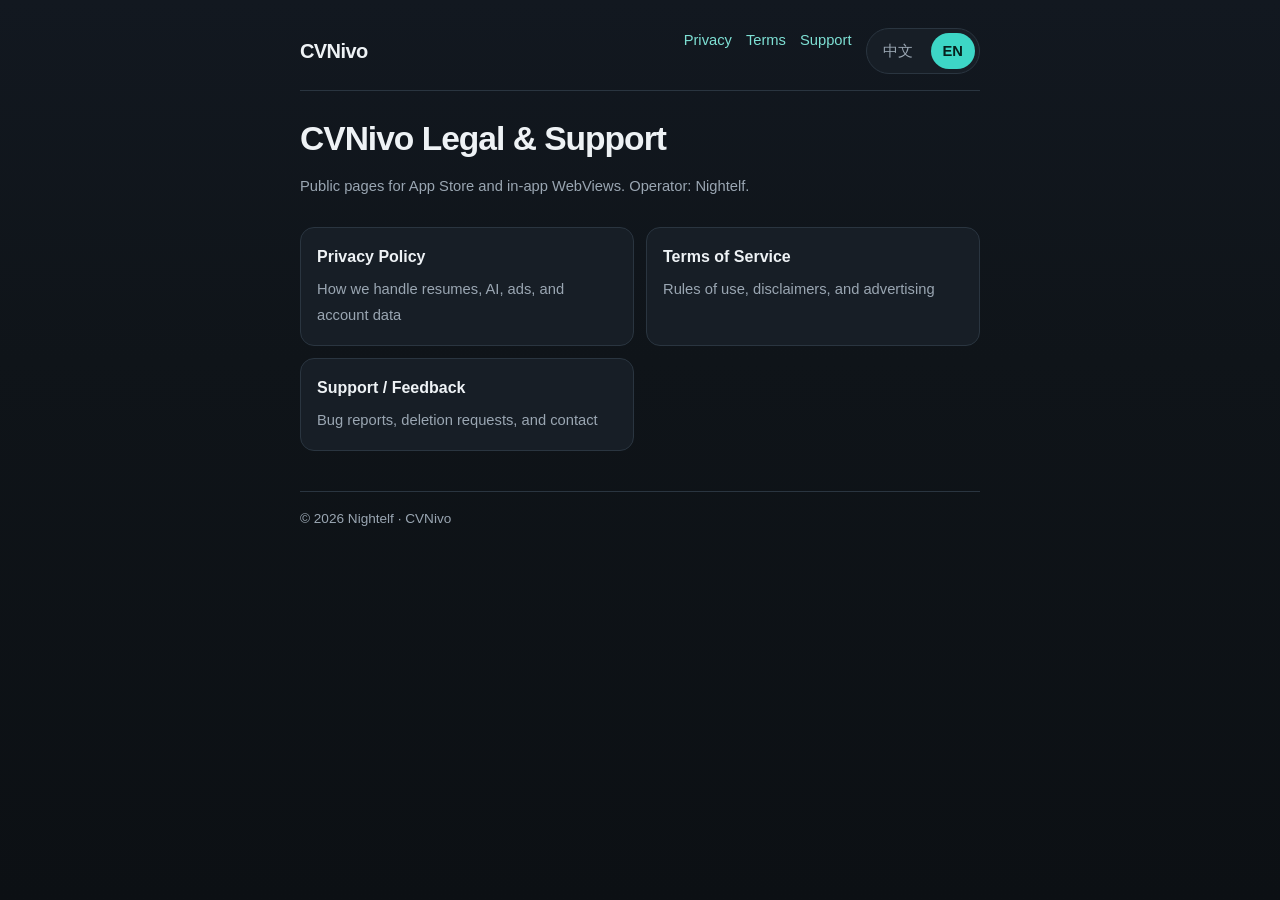
<file: index.html>
<!DOCTYPE html>
<html lang="zh">
  <head>
    <meta charset="utf-8" />
    <meta name="viewport" content="width=device-width, initial-scale=1" />
    <title>CVNivo Legal</title>
    <meta
      name="description"
      content="CVNivo privacy policy, terms of service, and support."
    />
    <link rel="stylesheet" href="styles.css" />
  </head>
  <body>
    <div class="wrap">
      <header class="topnav">
        <a class="brand" href="index.html">CVNivo</a>
        <nav class="navlinks">
          <a href="privacy.html"
            ><span class="zh-inline">隐私政策</span
            ><span class="en-inline">Privacy</span></a
          >
          <a href="terms.html"
            ><span class="zh-inline">服务条款</span
            ><span class="en-inline">Terms</span></a
          >
          <a href="support.html"
            ><span class="zh-inline">支持</span
            ><span class="en-inline">Support</span></a
          >
          <div class="lang" role="group" aria-label="Language">
            <button type="button" data-lang="zh">中文</button>
            <button type="button" data-lang="en">EN</button>
          </div>
        </nav>
      </header>

      <section class="zh">
        <h1>CVNivo 法务与支持</h1>
        <p class="meta">
          面向 App Store / 应用内 WebView 的公开页面。运营主体：Nightelf。
        </p>
        <div class="grid two">
          <a class="tile" href="privacy.html">
            <strong>隐私政策</strong>
            <span>我们如何处理简历、AI、广告与账户数据</span>
          </a>
          <a class="tile" href="terms.html">
            <strong>服务条款</strong>
            <span>使用 CVNivo 的规则、免责声明与广告说明</span>
          </a>
          <a class="tile" href="support.html">
            <strong>技术支持 / 反馈</strong>
            <span>问题反馈、数据删除请求与联系方式</span>
          </a>
        </div>
      </section>

      <section class="en">
        <h1>CVNivo Legal &amp; Support</h1>
        <p class="meta">
          Public pages for App Store and in-app WebViews. Operator: Nightelf.
        </p>
        <div class="grid two">
          <a class="tile" href="privacy.html">
            <strong>Privacy Policy</strong>
            <span>How we handle resumes, AI, ads, and account data</span>
          </a>
          <a class="tile" href="terms.html">
            <strong>Terms of Service</strong>
            <span>Rules of use, disclaimers, and advertising</span>
          </a>
          <a class="tile" href="support.html">
            <strong>Support / Feedback</strong>
            <span>Bug reports, deletion requests, and contact</span>
          </a>
        </div>
      </section>

      <footer class="footer">
        <span class="zh-inline">© 2026 Nightelf · CVNivo</span>
        <span class="en-inline">© 2026 Nightelf · CVNivo</span>
      </footer>
    </div>
    <script src="site.js"></script>
  </body>
</html>
</file>
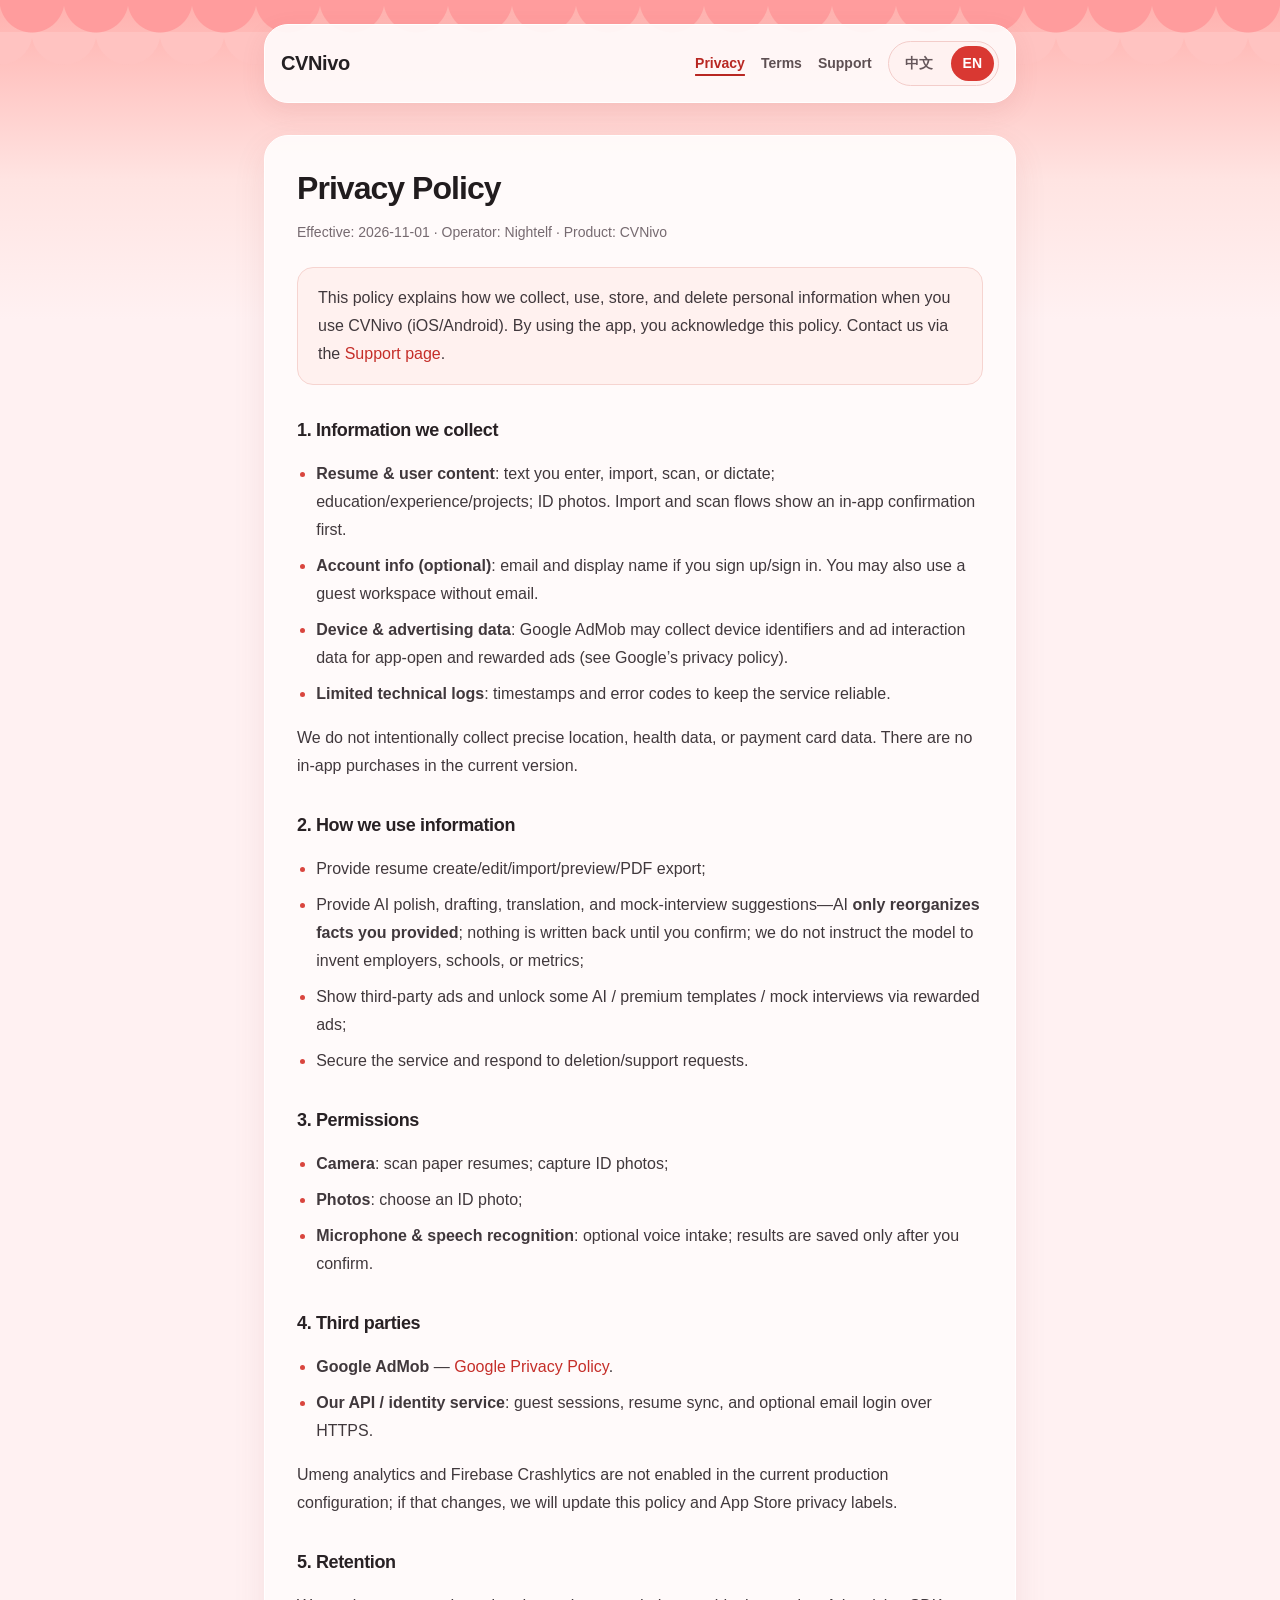
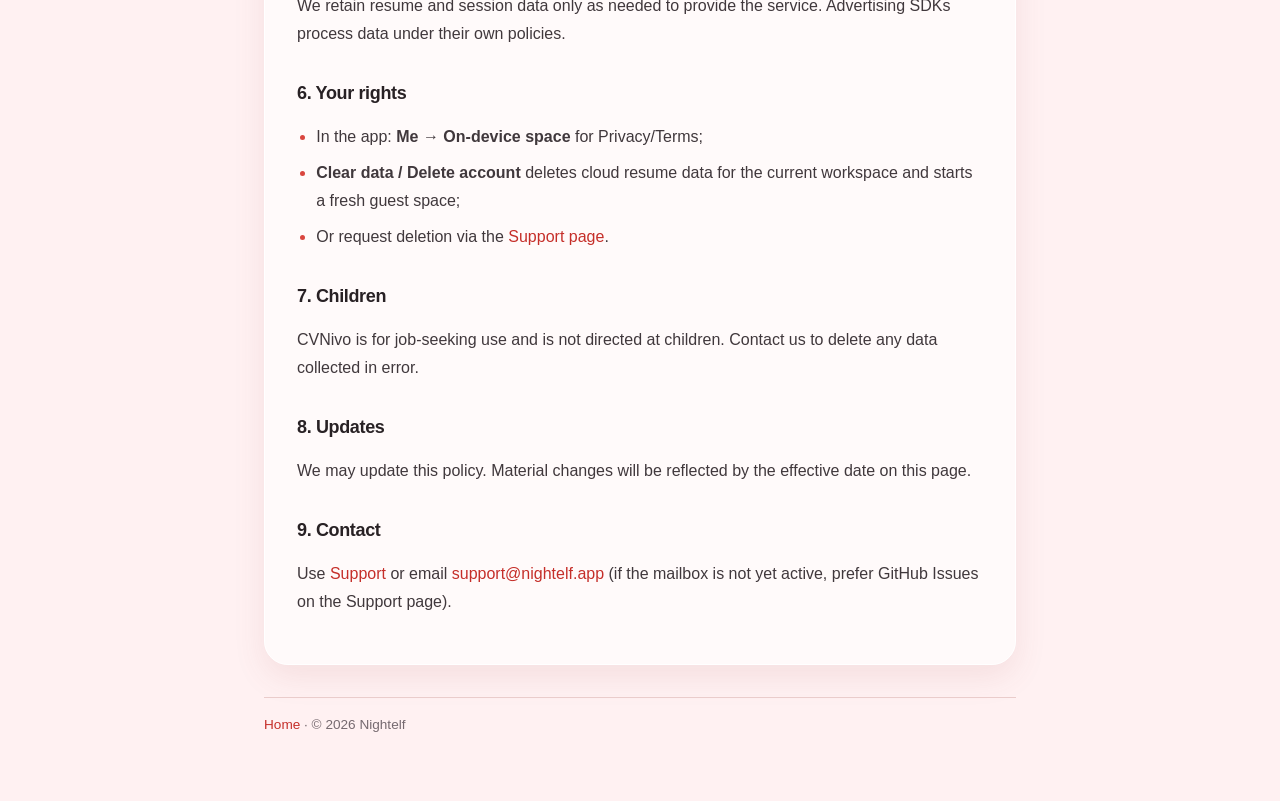
<file: privacy.html>
<!DOCTYPE html>
<html lang="zh">
  <head>
    <meta charset="utf-8" />
    <meta name="viewport" content="width=device-width, initial-scale=1" />
    <title>CVNivo Privacy Policy</title>
    <link rel="stylesheet" href="styles.css" />
  </head>
  <body class="legal-page">
    <a class="skip-link" href="#main-content"><span class="zh-inline">跳至正文</span><span class="en-inline">Skip to content</span></a>
    <div class="wrap">
      <header class="topnav">
        <a class="brand" href="index.html">CVNivo</a>
        <nav class="navlinks">
          <a aria-current="page" href="privacy.html"
            ><span class="zh-inline">隐私政策</span
            ><span class="en-inline">Privacy</span></a
          >
          <a href="terms.html"
            ><span class="zh-inline">服务条款</span
            ><span class="en-inline">Terms</span></a
          >
          <a href="support.html"
            ><span class="zh-inline">支持</span
            ><span class="en-inline">Support</span></a
          >
          <div class="lang" role="group" aria-label="Language">
            <button type="button" data-lang="zh">中文</button>
            <button type="button" data-lang="en">EN</button>
          </div>
        </nav>
      </header>

      <main id="main-content">
      <article class="zh">
        <h1>隐私政策</h1>
        <p class="meta">生效日期：2026-11-01 · 运营方：Nightelf · 产品：CVNivo</p>

        <div class="card">
          <p>
            本政策说明我们在你使用 CVNivo（iOS / Android 应用）时如何收集、使用、存储与删除个人信息。使用本应用即表示你已阅读本政策。如有疑问，请通过
            <a href="support.html">支持页面</a> 联系我们。
          </p>
        </div>

        <h2>1. 我们收集哪些信息</h2>
        <ul>
          <li>
            <strong>简历与用户内容</strong
            >：你填写、导入、扫描或语音录入的简历正文、教育/经历/项目、证件照等。导入与扫描前应用内会再次提示确认。
          </li>
          <li>
            <strong>账户信息（可选）</strong
            >：若你注册或登录，可能收集电子邮箱与显示名；默认也可使用无需邮箱的本机访客工作区。
          </li>
          <li>
            <strong>设备与广告相关数据</strong
            >：为展示开屏广告与激励广告，Google AdMob 可能收集设备标识符、广告互动等广告数据（详见 Google 隐私政策）。
          </li>
          <li>
            <strong>技术日志</strong
            >：为保障服务可用，服务器可能记录请求时间、错误码等有限诊断信息（不含用于出售的个人信息）。
          </li>
        </ul>
        <p>我们不主动收集精确位置、健康信息或支付卡信息。当前版本无应用内购。</p>

        <h2>2. 我们如何使用信息</h2>
        <ul>
          <li>提供简历创建、编辑、导入、预览与 PDF 导出等核心功能；</li>
          <li>
            提供 AI 润色、成稿、翻译与模拟面试建议——AI
            <strong>仅基于你已提供的内容重组表述</strong
            >，建议需你确认后才会写回简历；我们不会指示模型编造公司、学校或量化业绩；
          </li>
          <li>展示第三方广告，并通过观看激励广告解锁部分 AI / 精品模板 / 模拟面试能力；</li>
          <li>维护安全、防止滥用，以及响应你的删除与支持请求。</li>
        </ul>

        <h2>3. 权限说明</h2>
        <ul>
          <li><strong>相机</strong>：扫描纸质简历、拍摄证件照；</li>
          <li><strong>相册</strong>：选择证件照；</li>
          <li>
            <strong>麦克风与语音识别</strong
            >：语音建档听写；识别结果需你确认后才会写入简历。
          </li>
        </ul>
        <p>你可以在系统设置中随时关闭上述权限；关闭后相关功能不可用，不影响其他功能。</p>

        <h2>4. 第三方服务</h2>
        <ul>
          <li>
            <strong>Google AdMob</strong>：广告展示与激励广告。详见
            <a href="https://policies.google.com/privacy" rel="noopener"
              >Google 隐私政策</a
            >。
          </li>
          <li>
            <strong>业务服务器 / 身份服务</strong
            >：用于访客会话、简历同步与（若启用）邮箱登录。传输使用 HTTPS。
          </li>
        </ul>
        <p>
          当前生产配置未启用友盟统计与 Firebase
          Crashlytics；若日后启用，我们将更新本政策与 App Store 隐私标签。
        </p>

        <h2>5. 存储与跨境</h2>
        <p>
          简历与会话数据存储在我们的业务服务及你使用的设备本地。第三方广告 SDK
          可能按其自身政策在其服务器处理数据。我们仅在提供服务所需的期限内保留数据。
        </p>

        <h2>6. 你的权利：查阅、清除与删除</h2>
        <ul>
          <li>
            在应用内打开 <strong>我的 → 本机空间</strong> 可查看隐私政策与服务条款；
          </li>
          <li>
            使用 <strong>清除数据 / 删除账户</strong>
            可删除当前工作区的云端简历数据，并在本机重建空白访客空间；
          </li>
          <li>
            也可通过 <a href="support.html">支持页面</a> 提交删除请求。我们将在合理期限内处理。
          </li>
        </ul>

        <h2>7. 儿童与未成年人</h2>
        <p>
          CVNivo
          面向求职场景，不以儿童为主要用户。若你认为我们误收集了儿童信息，请联系我们删除。
        </p>

        <h2>8. 政策更新</h2>
        <p>
          我们可能更新本政策。重大变更将通过应用内或本页面更新日期提示。继续使用即视为接受更新后的政策。
        </p>

        <h2>9. 联系我们</h2>
        <p>
          请访问 <a href="support.html">支持与反馈</a>，或发送邮件至
          <a href="mailto:support@nightelf.app">support@nightelf.app</a>（若该邮箱尚未启用，请优先使用支持页中的 GitHub
          Issues）。
        </p>
      </article>

      <article class="en">
        <h1>Privacy Policy</h1>
        <p class="meta">
          Effective: 2026-11-01 · Operator: Nightelf · Product: CVNivo
        </p>

        <div class="card">
          <p>
            This policy explains how we collect, use, store, and delete personal
            information when you use CVNivo (iOS/Android). By using the app, you
            acknowledge this policy. Contact us via the
            <a href="support.html">Support page</a>.
          </p>
        </div>

        <h2>1. Information we collect</h2>
        <ul>
          <li>
            <strong>Resume &amp; user content</strong>: text you enter, import,
            scan, or dictate; education/experience/projects; ID photos. Import and
            scan flows show an in-app confirmation first.
          </li>
          <li>
            <strong>Account info (optional)</strong>: email and display name if you
            sign up/sign in. You may also use a guest workspace without email.
          </li>
          <li>
            <strong>Device &amp; advertising data</strong>: Google AdMob may collect
            device identifiers and ad interaction data for app-open and rewarded
            ads (see Google’s privacy policy).
          </li>
          <li>
            <strong>Limited technical logs</strong>: timestamps and error codes to
            keep the service reliable.
          </li>
        </ul>
        <p>
          We do not intentionally collect precise location, health data, or
          payment card data. There are no in-app purchases in the current version.
        </p>

        <h2>2. How we use information</h2>
        <ul>
          <li>Provide resume create/edit/import/preview/PDF export;</li>
          <li>
            Provide AI polish, drafting, translation, and mock-interview
            suggestions—AI <strong>only reorganizes facts you provided</strong>;
            nothing is written back until you confirm; we do not instruct the
            model to invent employers, schools, or metrics;
          </li>
          <li>
            Show third-party ads and unlock some AI / premium templates / mock
            interviews via rewarded ads;
          </li>
          <li>Secure the service and respond to deletion/support requests.</li>
        </ul>

        <h2>3. Permissions</h2>
        <ul>
          <li><strong>Camera</strong>: scan paper resumes; capture ID photos;</li>
          <li><strong>Photos</strong>: choose an ID photo;</li>
          <li>
            <strong>Microphone &amp; speech recognition</strong>: optional voice
            intake; results are saved only after you confirm.
          </li>
        </ul>

        <h2>4. Third parties</h2>
        <ul>
          <li>
            <strong>Google AdMob</strong> —
            <a href="https://policies.google.com/privacy" rel="noopener"
              >Google Privacy Policy</a
            >.
          </li>
          <li>
            <strong>Our API / identity service</strong>: guest sessions, resume
            sync, and optional email login over HTTPS.
          </li>
        </ul>
        <p>
          Umeng analytics and Firebase Crashlytics are not enabled in the current
          production configuration; if that changes, we will update this policy
          and App Store privacy labels.
        </p>

        <h2>5. Retention</h2>
        <p>
          We retain resume and session data only as needed to provide the service.
          Advertising SDKs process data under their own policies.
        </p>

        <h2>6. Your rights</h2>
        <ul>
          <li>
            In the app: <strong>Me → On-device space</strong> for Privacy/Terms;
          </li>
          <li>
            <strong>Clear data / Delete account</strong> deletes cloud resume data
            for the current workspace and starts a fresh guest space;
          </li>
          <li>
            Or request deletion via the <a href="support.html">Support page</a>.
          </li>
        </ul>

        <h2>7. Children</h2>
        <p>
          CVNivo is for job-seeking use and is not directed at children. Contact us
          to delete any data collected in error.
        </p>

        <h2>8. Updates</h2>
        <p>
          We may update this policy. Material changes will be reflected by the
          effective date on this page.
        </p>

        <h2>9. Contact</h2>
        <p>
          Use <a href="support.html">Support</a> or email
          <a href="mailto:support@nightelf.app">support@nightelf.app</a> (if the
          mailbox is not yet active, prefer GitHub Issues on the Support page).
        </p>
      </article>

      </main>
      <footer class="footer">
        <a href="index.html"
          ><span class="zh-inline">返回首页</span
          ><span class="en-inline">Home</span></a
        >
        · © 2026 Nightelf
      </footer>
    </div>
    <script src="site.js"></script>
  </body>
</html>
</file>
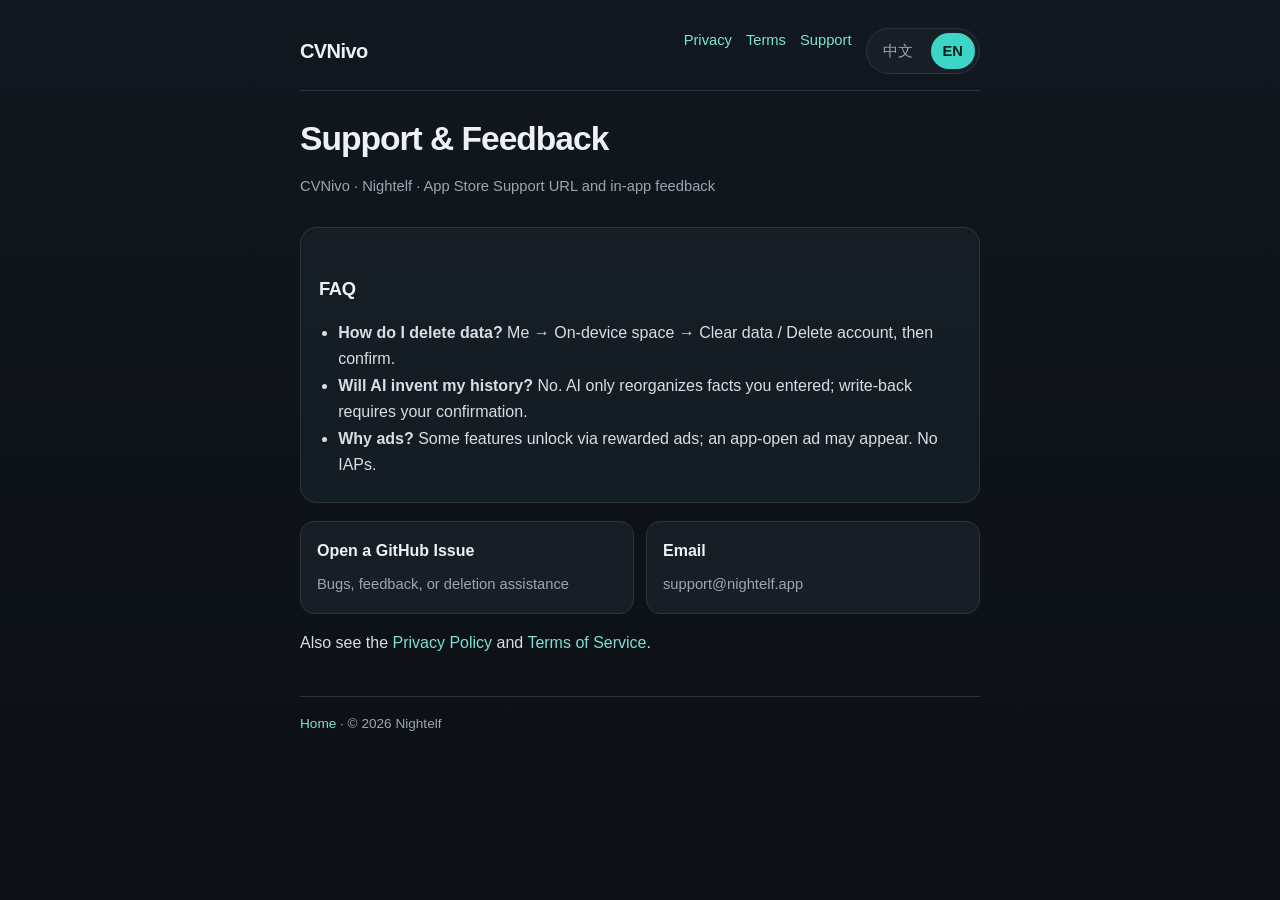
<file: support.html>
<!DOCTYPE html>
<html lang="zh">
  <head>
    <meta charset="utf-8" />
    <meta name="viewport" content="width=device-width, initial-scale=1" />
    <title>CVNivo Support</title>
    <link rel="stylesheet" href="styles.css" />
  </head>
  <body>
    <div class="wrap">
      <header class="topnav">
        <a class="brand" href="index.html">CVNivo</a>
        <nav class="navlinks">
          <a href="privacy.html"
            ><span class="zh-inline">隐私政策</span
            ><span class="en-inline">Privacy</span></a
          >
          <a href="terms.html"
            ><span class="zh-inline">服务条款</span
            ><span class="en-inline">Terms</span></a
          >
          <a href="support.html"
            ><span class="zh-inline">支持</span
            ><span class="en-inline">Support</span></a
          >
          <div class="lang" role="group" aria-label="Language">
            <button type="button" data-lang="zh">中文</button>
            <button type="button" data-lang="en">EN</button>
          </div>
        </nav>
      </header>

      <section class="zh">
        <h1>支持与反馈</h1>
        <p class="meta">CVNivo · Nightelf · 用于 App Store「技术支持 URL」与应用内反馈</p>

        <div class="card">
          <h2>常见问题</h2>
          <ul>
            <li>
              <strong>如何删除数据？</strong>打开应用 → 我的 → 本机空间 →「清除数据 /
              删除账户」，按提示确认。
            </li>
            <li>
              <strong>AI 会不会乱写履历？</strong>AI
              只重组你已填写的事实；写回前必须你确认。
            </li>
            <li>
              <strong>为什么有广告？</strong>部分能力通过激励广告解锁；也可能出现开屏广告。无内购。
            </li>
          </ul>
        </div>

        <div class="grid two">
          <a
            class="tile"
            href="https://github.com/ruancanghui-hub/CVNivoPrivate/issues/new"
            rel="noopener"
          >
            <strong>提交问题（GitHub Issues）</strong>
            <span>Bug、建议或数据删除协助请求</span>
          </a>
          <a class="tile" href="mailto:support@nightelf.app">
            <strong>发送邮件</strong>
            <span>support@nightelf.app</span>
          </a>
        </div>

        <p>
          另请阅读 <a href="privacy.html">隐私政策</a> 与
          <a href="terms.html">服务条款</a>。
        </p>
      </section>

      <section class="en">
        <h1>Support &amp; Feedback</h1>
        <p class="meta">
          CVNivo · Nightelf · App Store Support URL and in-app feedback
        </p>

        <div class="card">
          <h2>FAQ</h2>
          <ul>
            <li>
              <strong>How do I delete data?</strong> Me → On-device space → Clear
              data / Delete account, then confirm.
            </li>
            <li>
              <strong>Will AI invent my history?</strong> No. AI only reorganizes
              facts you entered; write-back requires your confirmation.
            </li>
            <li>
              <strong>Why ads?</strong> Some features unlock via rewarded ads; an
              app-open ad may appear. No IAPs.
            </li>
          </ul>
        </div>

        <div class="grid two">
          <a
            class="tile"
            href="https://github.com/ruancanghui-hub/CVNivoPrivate/issues/new"
            rel="noopener"
          >
            <strong>Open a GitHub Issue</strong>
            <span>Bugs, feedback, or deletion assistance</span>
          </a>
          <a class="tile" href="mailto:support@nightelf.app">
            <strong>Email</strong>
            <span>support@nightelf.app</span>
          </a>
        </div>

        <p>
          Also see the <a href="privacy.html">Privacy Policy</a> and
          <a href="terms.html">Terms of Service</a>.
        </p>
      </section>

      <footer class="footer">
        <a href="index.html"
          ><span class="zh-inline">返回首页</span
          ><span class="en-inline">Home</span></a
        >
        · © 2026 Nightelf
      </footer>
    </div>
    <script src="site.js"></script>
  </body>
</html>
</file>
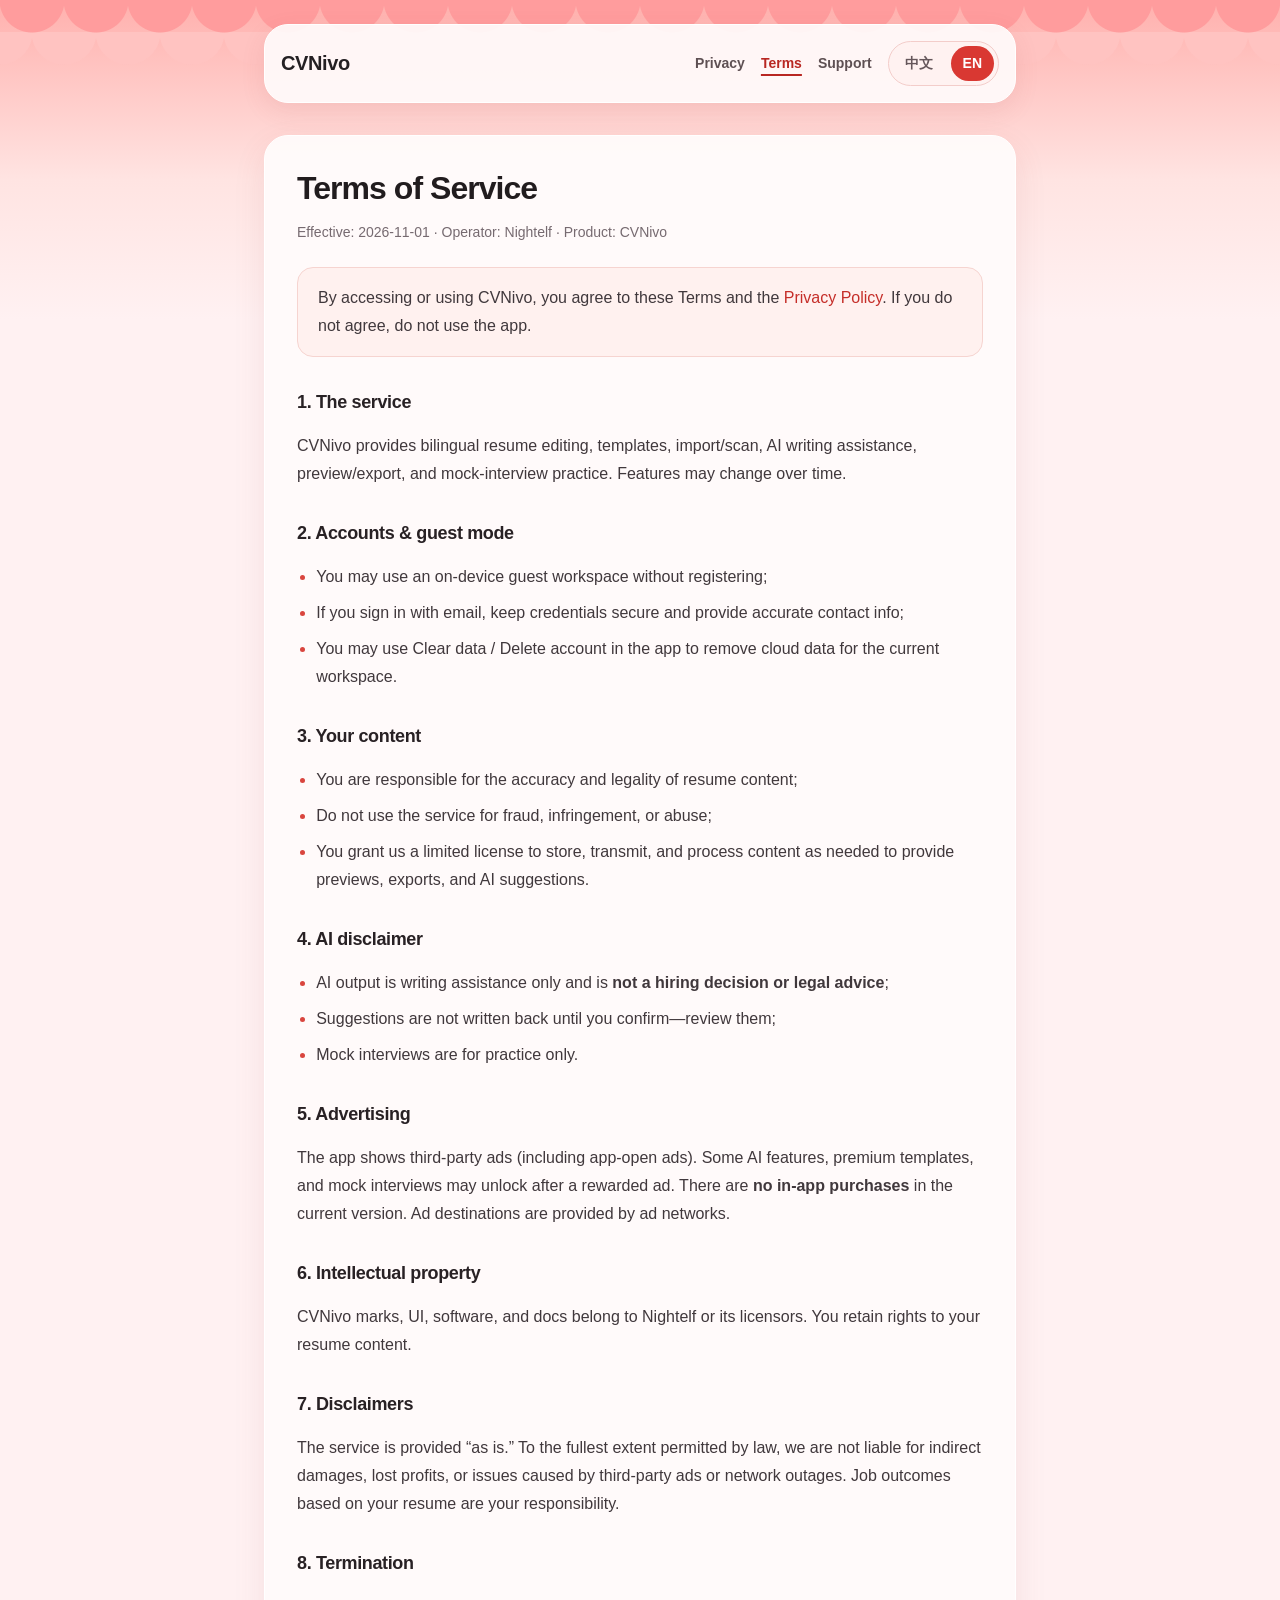
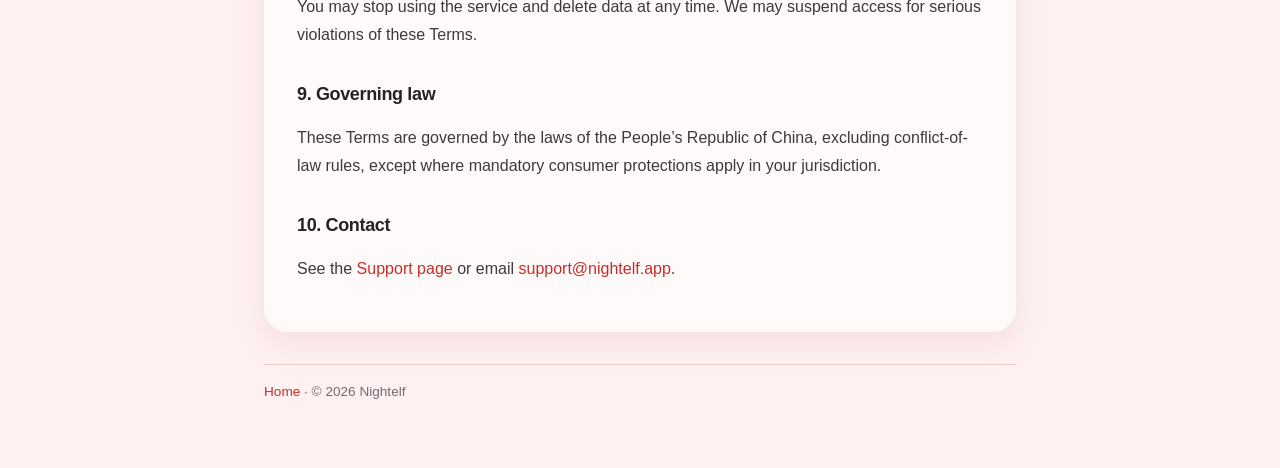
<file: terms.html>
<!DOCTYPE html>
<html lang="zh">
  <head>
    <meta charset="utf-8" />
    <meta name="viewport" content="width=device-width, initial-scale=1" />
    <title>CVNivo Terms of Service</title>
    <link rel="stylesheet" href="styles.css" />
  </head>
  <body class="legal-page">
    <a class="skip-link" href="#main-content"><span class="zh-inline">跳至正文</span><span class="en-inline">Skip to content</span></a>
    <div class="wrap">
      <header class="topnav">
        <a class="brand" href="index.html">CVNivo</a>
        <nav class="navlinks">
          <a href="privacy.html"
            ><span class="zh-inline">隐私政策</span
            ><span class="en-inline">Privacy</span></a
          >
          <a aria-current="page" href="terms.html"
            ><span class="zh-inline">服务条款</span
            ><span class="en-inline">Terms</span></a
          >
          <a href="support.html"
            ><span class="zh-inline">支持</span
            ><span class="en-inline">Support</span></a
          >
          <div class="lang" role="group" aria-label="Language">
            <button type="button" data-lang="zh">中文</button>
            <button type="button" data-lang="en">EN</button>
          </div>
        </nav>
      </header>

      <main id="main-content">
      <article class="zh">
        <h1>服务条款</h1>
        <p class="meta">生效日期：2026-11-01 · 运营方：Nightelf · 产品：CVNivo</p>

        <div class="card">
          <p>
            欢迎使用 CVNivo。访问或使用本应用，即表示你同意本条款及
            <a href="privacy.html">隐私政策</a>。若不同意，请停止使用。
          </p>
        </div>

        <h2>1. 服务内容</h2>
        <p>
          CVNivo
          提供中英双语简历编辑、模板、导入/扫描、AI
          写作辅助、预览导出与模拟面试练习等工具。服务可能随版本更新而调整。
        </p>

        <h2>2. 账户与访客模式</h2>
        <ul>
          <li>你可以在无需注册的情况下使用本机访客工作区；</li>
          <li>若使用邮箱登录，你须提供真实可用的联系信息并妥善保管凭证；</li>
          <li>
            你可在应用内使用「清除数据 / 删除账户」删除当前工作区云端数据。
          </li>
        </ul>

        <h2>3. 你的内容与责任</h2>
        <ul>
          <li>你对上传、填写、导入的简历内容真实性与合法性负责；</li>
          <li>不得利用本服务从事欺诈、侵权、违法或滥用行为；</li>
          <li>
            你授予我们为提供服务所必需的有限许可：存储、传输与处理内容以生成预览、导出与
            AI 建议。
          </li>
        </ul>

        <h2>4. AI 功能免责声明</h2>
        <ul>
          <li>
            AI 输出仅为写作辅助建议，<strong>不构成录用、面试结果或法律建议</strong>；
          </li>
          <li>AI 建议在你确认前不会写回简历；请自行核对事实与表述；</li>
          <li>模拟面试仅供练习，不代表任何雇主的评价标准。</li>
        </ul>

        <h2>5. 广告</h2>
        <p>
          本应用包含第三方广告（含开屏广告）。部分 AI
          能力、精品模板与模拟面试可通过观看激励广告解锁。当前版本<strong>无应用内购</strong>。广告内容由广告网络提供，我们不对广告落地页负责。
        </p>

        <h2>6. 知识产权</h2>
        <p>
          CVNivo
          的商标、界面、软件与文档归 Nightelf
          或其许可方所有。除法律允许外，未经授权不得复制或反向工程。你保留对自己简历内容的权利。
        </p>

        <h2>7. 免责与责任限制</h2>
        <p>
          服务按「现状」提供。在适用法律允许的最大范围内，我们对间接损失、利润损失或因第三方广告/网络中断导致的损害不承担责任。因简历内容导致的求职结果由你自行承担。
        </p>

        <h2>8. 终止</h2>
        <p>
          你可以随时停止使用并删除数据。若你严重违反本条款，我们可能限制或终止服务访问。
        </p>

        <h2>9. 适用法律</h2>
        <p>
          本条款的解释与争议解决，在不与强制法冲突的前提下，优先适用中华人民共和国法律（不含冲突规范）。消费者强制保护规定不受影响。
        </p>

        <h2>10. 联系</h2>
        <p>
          见 <a href="support.html">支持页面</a> 或邮件
          <a href="mailto:support@nightelf.app">support@nightelf.app</a>。
        </p>
      </article>

      <article class="en">
        <h1>Terms of Service</h1>
        <p class="meta">
          Effective: 2026-11-01 · Operator: Nightelf · Product: CVNivo
        </p>

        <div class="card">
          <p>
            By accessing or using CVNivo, you agree to these Terms and the
            <a href="privacy.html">Privacy Policy</a>. If you do not agree, do not
            use the app.
          </p>
        </div>

        <h2>1. The service</h2>
        <p>
          CVNivo provides bilingual resume editing, templates, import/scan, AI
          writing assistance, preview/export, and mock-interview practice. Features
          may change over time.
        </p>

        <h2>2. Accounts &amp; guest mode</h2>
        <ul>
          <li>You may use an on-device guest workspace without registering;</li>
          <li>
            If you sign in with email, keep credentials secure and provide accurate
            contact info;
          </li>
          <li>
            You may use Clear data / Delete account in the app to remove cloud data
            for the current workspace.
          </li>
        </ul>

        <h2>3. Your content</h2>
        <ul>
          <li>You are responsible for the accuracy and legality of resume content;</li>
          <li>Do not use the service for fraud, infringement, or abuse;</li>
          <li>
            You grant us a limited license to store, transmit, and process content
            as needed to provide previews, exports, and AI suggestions.
          </li>
        </ul>

        <h2>4. AI disclaimer</h2>
        <ul>
          <li>
            AI output is writing assistance only and is
            <strong>not a hiring decision or legal advice</strong>;
          </li>
          <li>Suggestions are not written back until you confirm—review them;</li>
          <li>Mock interviews are for practice only.</li>
        </ul>

        <h2>5. Advertising</h2>
        <p>
          The app shows third-party ads (including app-open ads). Some AI features,
          premium templates, and mock interviews may unlock after a rewarded ad.
          There are <strong>no in-app purchases</strong> in the current version. Ad
          destinations are provided by ad networks.
        </p>

        <h2>6. Intellectual property</h2>
        <p>
          CVNivo marks, UI, software, and docs belong to Nightelf or its licensors.
          You retain rights to your resume content.
        </p>

        <h2>7. Disclaimers</h2>
        <p>
          The service is provided “as is.” To the fullest extent permitted by law,
          we are not liable for indirect damages, lost profits, or issues caused by
          third-party ads or network outages. Job outcomes based on your resume are
          your responsibility.
        </p>

        <h2>8. Termination</h2>
        <p>
          You may stop using the service and delete data at any time. We may
          suspend access for serious violations of these Terms.
        </p>

        <h2>9. Governing law</h2>
        <p>
          These Terms are governed by the laws of the People’s Republic of China,
          excluding conflict-of-law rules, except where mandatory consumer
          protections apply in your jurisdiction.
        </p>

        <h2>10. Contact</h2>
        <p>
          See the <a href="support.html">Support page</a> or email
          <a href="mailto:support@nightelf.app">support@nightelf.app</a>.
        </p>
      </article>

      </main>
      <footer class="footer">
        <a href="index.html"
          ><span class="zh-inline">返回首页</span
          ><span class="en-inline">Home</span></a
        >
        · © 2026 Nightelf
      </footer>
    </div>
    <script src="site.js"></script>
  </body>
</html>
</file>
<file: styles.css>
:root {
  --bg: #0f1419;
  --panel: #171e26;
  --text: #eef2f5;
  --muted: #9aa6b2;
  --accent: #3dd6c6;
  --line: #2a3540;
  --link: #7ee0d4;
  --max: 720px;
  --font: "SF Pro Text", "PingFang SC", "Helvetica Neue", Arial, sans-serif;
}

* {
  box-sizing: border-box;
}

html {
  scroll-behavior: smooth;
}

body {
  margin: 0;
  font-family: var(--font);
  background: linear-gradient(180deg, #121820 0%, var(--bg) 40%, #0c1014 100%);
  color: var(--text);
  line-height: 1.65;
  min-height: 100vh;
}

a {
  color: var(--link);
  text-decoration: none;
}

a:hover {
  text-decoration: underline;
}

.wrap {
  max-width: var(--max);
  margin: 0 auto;
  padding: 28px 20px 64px;
}

.topnav {
  display: flex;
  flex-wrap: wrap;
  gap: 10px 16px;
  align-items: center;
  justify-content: space-between;
  margin-bottom: 28px;
  padding-bottom: 16px;
  border-bottom: 1px solid var(--line);
}

.brand {
  font-weight: 800;
  letter-spacing: -0.03em;
  font-size: 1.25rem;
  color: var(--text);
  text-decoration: none;
}

.navlinks {
  display: flex;
  flex-wrap: wrap;
  gap: 12px 14px;
  font-size: 0.92rem;
}

.lang {
  display: inline-flex;
  gap: 6px;
  background: var(--panel);
  border: 1px solid var(--line);
  border-radius: 999px;
  padding: 4px;
}

.lang button {
  appearance: none;
  border: 0;
  background: transparent;
  color: var(--muted);
  border-radius: 999px;
  padding: 6px 12px;
  font: inherit;
  cursor: pointer;
}

.lang button.active {
  background: var(--accent);
  color: #06201d;
  font-weight: 700;
}

h1 {
  font-size: clamp(1.6rem, 4vw, 2.1rem);
  line-height: 1.2;
  letter-spacing: -0.03em;
  margin: 0 0 8px;
}

.meta {
  color: var(--muted);
  font-size: 0.92rem;
  margin-bottom: 28px;
}

h2 {
  font-size: 1.15rem;
  margin: 28px 0 10px;
  letter-spacing: -0.02em;
}

p,
li {
  color: #d7dee5;
}

ul {
  padding-left: 1.2em;
}

.card {
  background: rgba(23, 30, 38, 0.9);
  border: 1px solid var(--line);
  border-radius: 16px;
  padding: 18px 18px 8px;
  margin: 18px 0;
}

.grid {
  display: grid;
  gap: 12px;
}

@media (min-width: 640px) {
  .grid.two {
    grid-template-columns: 1fr 1fr;
  }
}

.tile {
  display: block;
  background: var(--panel);
  border: 1px solid var(--line);
  border-radius: 14px;
  padding: 16px;
  color: inherit;
  text-decoration: none;
}

.tile:hover {
  border-color: var(--accent);
  text-decoration: none;
}

.tile strong {
  display: block;
  margin-bottom: 6px;
  color: var(--text);
}

.tile span {
  color: var(--muted);
  font-size: 0.92rem;
}

.footer {
  margin-top: 40px;
  padding-top: 16px;
  border-top: 1px solid var(--line);
  color: var(--muted);
  font-size: 0.85rem;
}

.zh,
.en {
  display: none;
}

html[lang="zh"] .zh,
html[lang="en"] .en {
  display: block;
}

html[lang="zh"] .zh-inline,
html[lang="en"] .en-inline {
  display: inline;
}

.zh-inline,
.en-inline {
  display: none;
}

/* Legal reading pages: the same warm palette as the CVNivo app. */
body.legal-page {
  --text: #242023;
  --muted: #766a70;
  --accent: #e9423b;
  --line: #f0cdcc;
  --link: #c52e29;
  --panel: #fffafa;
  color: var(--text);
  background-color: #fff1f2;
  background-image: radial-gradient(circle at 50% 0, #ff9c9d 0 32px, transparent 33px),
    radial-gradient(circle at 50% 0, #ffc3c1 0 32px, transparent 33px),
    linear-gradient(180deg, #ffb0ad 0, #ffe4e2 180px, #fff1f2 320px);
  background-size: 64px 64px, 64px 64px, 100% 100%;
  background-position: 0 0, 32px 32px, 0 0;
  background-repeat: repeat-x, repeat-x, no-repeat;
}

.legal-page .wrap {
  max-width: 800px;
  padding: 24px 24px 64px;
}

.legal-page .topnav {
  margin-bottom: 32px;
  padding: 16px;
  gap: 16px 24px;
  background: rgba(255, 250, 250, .94);
  border: 1px solid #fff;
  border-radius: 24px;
  box-shadow: 0 8px 24px rgba(153, 72, 67, .10);
}

.legal-page .brand {
  font-size: 1.25rem;
  font-weight: 700;
  letter-spacing: -.02em;
}

.legal-page .navlinks {
  align-items: center;
  gap: 8px 16px;
  font-size: .875rem;
  font-weight: 600;
}

.legal-page .navlinks a {
  color: #5e5053;
  padding: 8px 0;
}

.legal-page .navlinks a[aria-current="page"] {
  color: #b82722;
  text-decoration: underline;
  text-decoration-thickness: 2px;
  text-underline-offset: 6px;
}

.legal-page .lang {
  background: #fff2f1;
  border-color: #f3cdca;
}

.legal-page .lang button { color: #65575b; }
.legal-page .lang button.active { background: #d93832; color: #fff; }
.legal-page .lang button:hover:not(.active) { background: #ffe0de; }
.legal-page a:focus-visible, .legal-page button:focus-visible {
  outline: 3px solid #a72420;
  outline-offset: 3px;
}

.legal-page main {
  background: rgba(255, 251, 251, .96);
  border: 1px solid #fff;
  border-radius: 24px;
  padding: 32px;
  box-shadow: 0 12px 32px rgba(153, 72, 67, .10);
}

.legal-page h1 { font-size: 2rem; line-height: 1.25; color: #211c1e; }
.legal-page h2 { font-size: 1.125rem; line-height: 1.5; margin: 32px 0 12px; color: #282124; }
.legal-page p, .legal-page li { color: #40383c; font-size: 1rem; line-height: 1.75; overflow-wrap: anywhere; }
.legal-page li + li { margin-top: 8px; }
.legal-page li::marker { color: #d9453e; }
.legal-page .meta { color: var(--muted); font-size: .875rem; line-height: 1.5; margin-bottom: 24px; }
.legal-page .card {
  background: #fff1ef;
  border-color: #f6d4d0;
  border-radius: 16px;
  padding: 16px 20px;
  margin: 24px 0;
}
.legal-page .card p { margin: 0; }
.legal-page .footer { border-color: #eacccb; color: var(--muted); margin-top: 32px; }
.legal-page .skip-link {
  position: fixed;
  z-index: 10;
  left: 16px;
  top: 8px;
  transform: translateY(-150%);
  padding: 8px 16px;
  background: #fff;
  border: 2px solid #c52e29;
  border-radius: 8px;
}
.legal-page .skip-link:focus { transform: translateY(0); }

@media (max-width: 520px) {
  .legal-page .wrap { padding: 16px 12px 48px; }
  .legal-page .topnav { margin-bottom: 24px; padding: 16px; gap: 8px; }
  .legal-page .brand { width: 100%; }
  .legal-page .navlinks { width: 100%; gap: 8px 12px; }
  .legal-page .lang { margin-left: auto; }
  .legal-page main { padding: 24px 20px; border-radius: 24px; }
  .legal-page h1 { font-size: 1.5rem; line-height: 2rem; }
  .legal-page h2 { margin-top: 24px; }
  .legal-page .card { padding: 16px; }
}

@media (prefers-reduced-motion: reduce) {
  html { scroll-behavior: auto; }
}
</file>
